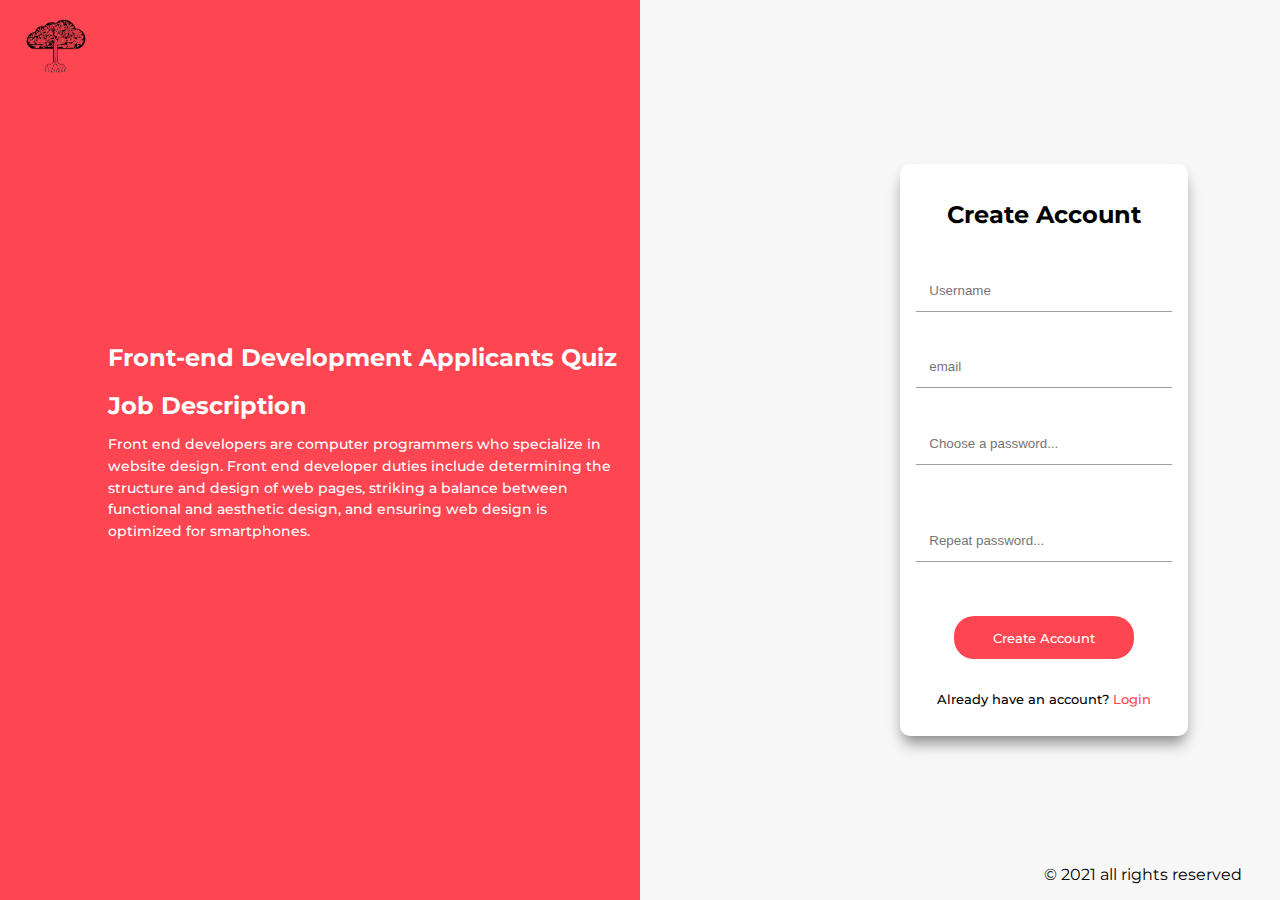
<file: Online-Quiz-Project/index.html>
<!DOCTYPE html>
<html lang="en">
  <head>
    <meta charset="UTF-8" />
    <meta http-equiv="X-UA-Compatible" content="IE=edge" />
    <meta name="viewport" content="width=device-width, initial-scale=1.0" />
    <link
      rel="stylesheet"
      href="https://cdnjs.cloudflare.com/ajax/libs/font-awesome/6.0.0-beta2/css/all.min.css"
      integrity="sha512-YWzhKL2whUzgiheMoBFwW8CKV4qpHQAEuvilg9FAn5VJUDwKZZxkJNuGM4XkWuk94WCrrwslk8yWNGmY1EduTA=="
      crossorigin="anonymous"
      referrerpolicy="no-referrer"
    />
    <link rel="stylesheet" href="./assets/css/style.css" />
    <title>Fivetreesgroup</title>
  </head>
  <body>
    <header>
      <nav class="container1">
        <div class="logo"><img src="./assets/images/fivetreeslogo.png" /></div>
        
        <div class="navbar">
          <ul>
            <li>
              <a href="https://www.linkedin.com/" target="_blank"><i class="fa-brands fa-linkedin-in"></i></a>
            </li>
            <li>
              <a href="https://github.com/Groupthreeoca" target="_blank"><i class="fa-brands fa-github"></i></a>
            </li>
            <li>
              <a href="https://www.facebook.com/" target="_blank"><i class="fab fa-facebook"></i></a>
            </li>
          </ul>
        </div>
      </nav>
    </header>
    <main>
      <div class="jobDescription">
        <h2>Front-end Development Applicants Quiz</h2><br>
        <h2>Job Description </h2>
        <p> Front end developers are computer programmers who specialize in
          website design. Front end developer duties include determining the
          structure and design of web pages, striking a balance between
          functional and aesthetic design, and ensuring web design is optimized
          for smartphones.</p> 
       
      </div>
      <div class="loginForm" id="firstForm" >
        <h2>Login</h2>
        
          <div class="field">
            <input class="emailSignin" style="text-transform: lowercase" type="text" placeholder="Email@example.com" required />
            <div class="icons">
              <i class="fas fa-check-circle"></i>
              <i class="fas fa-exclamation-circle"></i>
            </div>
          </div>
          <div class="field2">
            <input class="passwordLogin" type="password" placeholder="Password" required />
          <div class="iconsPass">
            <i class="fas fa-exclamation-circle"></i>
          </div>
          </div>
          
          <button class="loginBtn" type="submit">Login</button>
          <p class="loginBtn"> Don't have an account? <a class="signupLink" href="#">Create account</a> </p>
        </div>
        </div>
        
      </div>
      </div>

        

      <div class="signupForm">
        <h2>Create Account</h2>
      <input class="usernameSignup"  type="text" placeholder="Username" required/>
        <div class="signupField">
          <input class="emailSignup" style="text-transform: lowercase" type="email" placeholder="Email" required/>
        <div class="iconsEmailSignup">
          <i class="fas fa-check-circle"></i>
          <i class="fas fa-exclamation-circle"></i>
        </div>
        </div>
        
        <input class="passwordSignup" type="password" placeholder="Choose a password..." required/>
        <div class="msg1"></div>
        <input class="rpasswordSignup" type="password" placeholder="Repeat password..." required/>
        <div class="msg2"></div>
        <button class="signupBtn" type="submit">Create Account</button>
        <p class="signupDisc"> Already have an account? <a class="signinLink" href="#">Login</a> </p>
      </div>
    </main>
    <footer><p class="footerText">&copy; 2021 all rights reserved</p></footer>
    <script src="signup.js"></script>
  </body>
</html>
</file>
<file: Online-Quiz-Project/assets/css/style.css>
@import url("https://fonts.googleapis.com/css2?family=Archivo:wght@100&family=Roboto&display=swap");
@import url('https://fonts.googleapis.com/css2?family=Montserrat:ital,wght@0,400;0,500;0,700;1,300&display=swap');
body {
  padding: 0;
  margin: 0;
  font-family: 'Montserrat', sans-serif;
  background: linear-gradient(90deg, rgba(253, 70, 82, 1) 50%, rgba(248, 247, 247, 1) 50%);
}
html {
  scroll-behavior: smooth;
}
:root {
  /* --primary: linear-gradient(90deg, rgba(253, 70, 82, 1) 50%, rgba(248, 247, 247, 1) 50%); */
  --secondary: #fafafa;
  --dark: #212121;
  --light: #fafafa;
  --gray: #9e9e9e;
  --red: #fd4652;
  --green: #4caf50;
  --blue: #2196f3;
 
}
.container1 {
  display: flex;
  justify-content: space-between;
  background-color: var(--primary-color);
}
.logo img {
  width: 5em;
  height: auto;
  margin: 1em;
}
.navbar ul {
  display: flex;
  margin: 2em;
  list-style: none;
 
}
.navbar{
  display: flex;
  flex-direction: row-reverse;
}
.navbar ul li {
  margin-right: 1em;
}
.navbar ul li a {
  text-decoration: none;
  font-size: 2em;
  color: black;
  color:var(--red);
}
.navbar ul li a i:hover {
  transform: scale(1.3);
}
footer{
 
  display: flex;
  justify-content: flex-end;
  align-items: flex-end; 
  height: 20vh;
  width: 97%;

  /* margin-top:top 0; */
}

main {
  background-color: var(--primary-color);
  display: flex;
  align-items: center;
  justify-content:space-around;
  height: 60vh;

}

header{
  height: 20vh;
}
/* secondpage edit  */
.secondPage {
  display: flex;
  flex-direction: column;
  text-align: center;
  height: 100vh;
  justify-content: center;
}
.container1 .logoutBtn {
  margin: 2em;
}
.container1 .logoutBtn a {
  color: black;
  text-decoration: none;
  font-size: 2em;
}
.container1 .logoutBtn a i:hover {
  transform: scale(1.3);
}
.welcoming {
  font-size: 2rem;
}
.welcoming .estimatedTime {
  font-size: 1rem;
}
.secondPage button {
  width: 30%;
  margin-left: 38%;
  cursor: pointer;
  border-radius: 20px;
}
.secondPage button:hover {
  transform: scale(1.1);
  background-color: var(--secondry-color);
}
.jobDescription {
  display: flex;
  flex-direction: column;
  justify-content: flex-end;
  width: 25%;
  border-radius: 10px;
  padding: 1em;
  color:white;

}
.jobDescription h2{
  margin: 0;
}

.jobDescription p{
  font-size: 0.9em;
  line-height: 1.5;
  font-weight: 500;
}
.loginForm  {
  flex-direction: column;
  justify-content: space-between;
  margin-left: 5em;
  text-align: center;
  /* border: 1px solid; */
  border-radius: 10px;
  margin-top: 1em;
  margin-bottom: 1em;
  padding: 1em;
  height: 60vh;
  display: none;
  background-color:white;
  width: 20%;
  border-style: none;
  box-shadow: 0 10px 15px -3px rgb(0 0 0 / 43%), 0 4px 6px -2px rgb(0 0 0 / 5%);

 
}
/* validation design for email  */
.field {
  display: flex;
  position: relative;
}
.field input {
  width: 100%;
}
.field .icons {
  position: absolute;
  right: 15px;
  top: 40%;
  transform: translateY(-50%);
}
.field .icons .fa-check-circle {
  color: green;
  font-size: 20px;
  display: none;
}
.field .icons .fa-exclamation-circle {
  color: red;
  font-size: 20px;
  display: none;
}
.field2 {
  display: flex;
  position: relative;
}
.field2 input {
  width: 100%;
}
.field2 .iconsPass {
  position: absolute;
  right: 15px;
  top: 40%;
  transform: translateY(-50%);
}
.field2 .iconsPass .fa-exclamation-circle {
  color: red;
  font-size: 20px;
  display: none;
}
.signupField {
  display: flex;
  position: relative;
}
.signupField input {
  width: 100%;
}
.signupField .iconsEmailSignup {
  position: absolute;
  right: 15px;
  top: 40%;
  transform: translateY(-50%);
}
.signupField .iconsEmailSignup .fa-check-circle {
  color: green;
  font-size: 20px;
  display: none;
}
.signupField .iconsEmailSignup .fa-exclamation-circle {
  color: red;
  font-size: 20px;
  display: none;
}
/* here is the end */
.loginForm input,
button {
  margin-bottom: 1em;
  border-radius: 5px;
  padding: 1em;
  transition: transform 300ms;
 
}

button:hover{
  transform: scale(1.1);
}

.loginForm button {
  cursor: pointer;
  width: 70%;
  margin: 0 auto;
  border-style: none;
  border-radius: 20px;
  background-color: var(--red);
  color:#fff;
  font-weight:  500;
  font-family: 'Montserrat', sans-serif;
}

.signupForm {
  display: flex;
  flex-direction: column;
  margin-left: 5em;
  text-align: center;
  /* align-items: center; */
  border-radius: 10px;
  margin-top: 1em;
  margin-bottom: 1em;
  padding: 1em;
  height: 60vh;
  border-style: none;
  background-color:white;
  width: 20%;
  box-shadow: 0 10px 15px -3px rgb(0 0 0 / 43%), 0 4px 6px -2px rgb(0 0 0 / 5%);
  justify-content: space-between;
}
.signupForm input {
  margin-bottom: 1em;
  padding: 1em;
  border-style: none;
  border-bottom:0.1em solid  var(--gray);
}

.loginForm input{
  margin-bottom: 1em;
  padding: 1em;
  border-style: none;
  border-bottom:0.1em solid  var(--gray);
}

.signupForm button {
  cursor: pointer;
  width: 70%;
  margin: 0 auto;
  border-style: none;
  border-radius: 20px;
  background-color: var(--red);
  color:#fff;
  font-weight:  500;
  font-family: 'Montserrat', sans-serif;
}


/* Already have an account? Sign in */
.signupDisc{
  font-size: 0.8em;
  font-weight: 500;
}

/* Don't have an account? Create account */
.loginDisc{
  font-size: 0.8em;
  font-weight: 500;
}


.signupLink {
  color:var(--red);
  text-decoration: none;
}

.signinLink{
  color:var(--red);
  text-decoration: none;
}




@media(max-width:656px){

body{
 background : linear-gradient(20deg, rgba(253, 70, 82, 1) 50%, rgba(248, 247, 247, 1) 50%) !important;
}

header, main,footer{
  height: auto;
  width: auto;
}
  main {
    display: flex;
    flex-direction: column;
    align-items: center;
  }

  .jobDescription{
    color:var(--dark);
      height: 20%;
      font-size: 15px;
      width: 80%;
      margin-bottom: 1em;
   
  }

  .signupForm,.loginForm{
    width: 70%;
    margin-left: 0;
  }
 
  footer .footerText{
    font-size: 0.8em;
  }
  .signupForm {
    justify-content: center;
  }
 
}


@media (max-width:1025px )and (min-width:656px){
  .loginForm,.signupForm{
    width:35% ;
    height: auto;
    margin-right:2em;
  }


}

@media(min-width:767px){

  .jobDescription{
    width: 40vw;
  }
}
</file>
